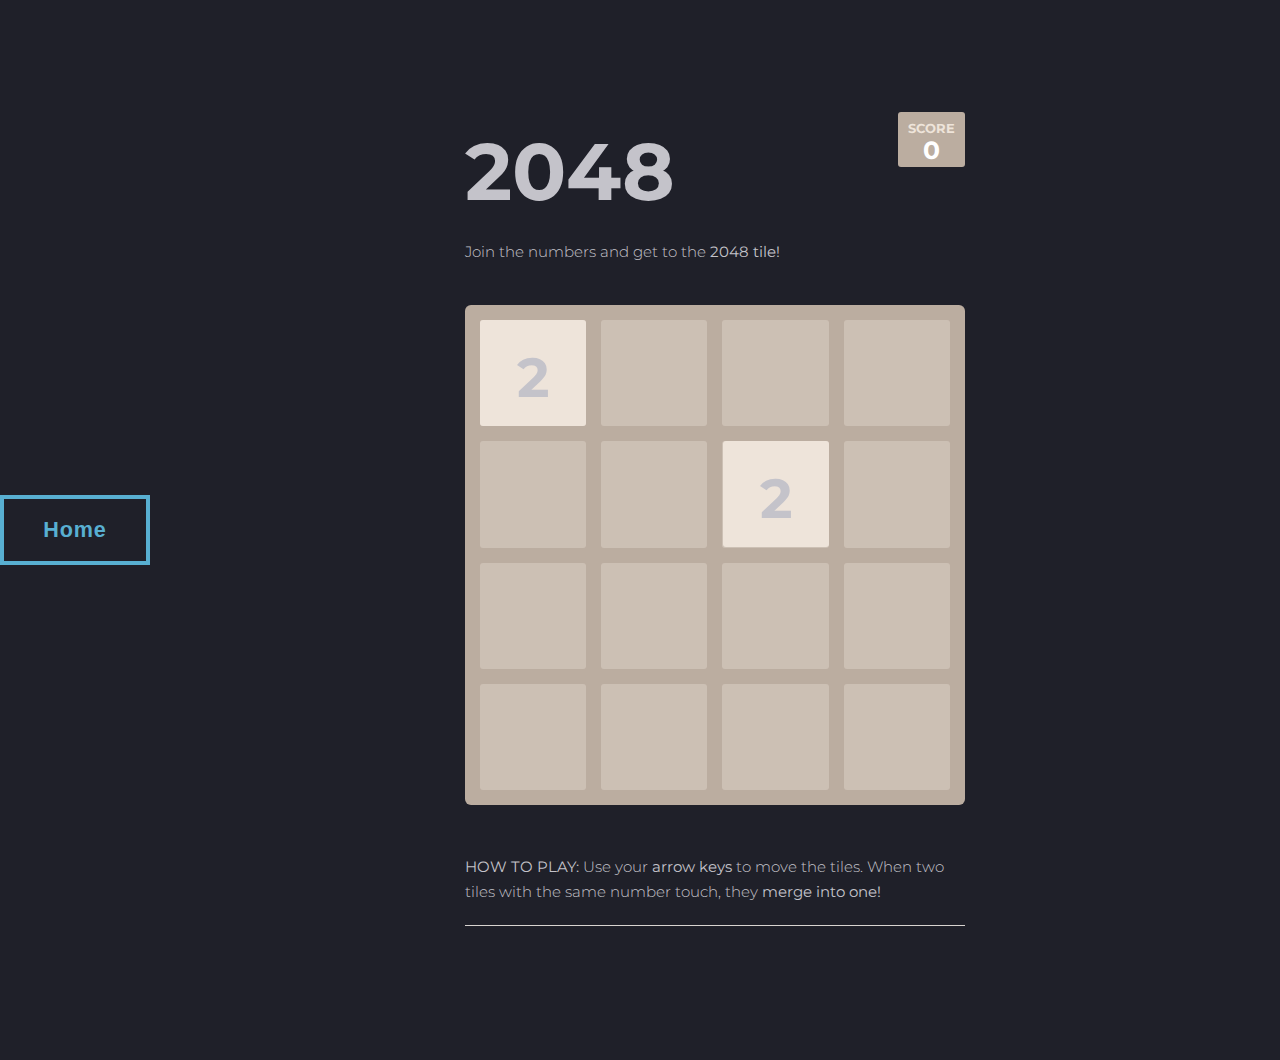
<file: games/2048/index.html>
<html>
<html lang="en"><head><meta http-equiv="Content-Type" content="text/html; charset=UTF-8">

  
  <title>2048 game</title>
  
  
  
      <link rel="stylesheet" href="./index_files/style.css">
	  


  
</head>

 <style id="compiled-css" type="text/css">
      .draw-border {
        box-shadow: inset 0 0 0 4px #58afd1;
        color: #58afd1;
        transition: color 0.25s 0.08333s;
        position: relative;
      }

      .draw-border::before,
      .draw-border::after {
        border: 0 solid transparent;
        box-sizing: border-box;
        content: '';
        pointer-events: none;
        position: absolute;
        width: 0;
        height: 0;
        bottom: 0;
        right: 0;
      }

      .draw-border::before {
        border-bottom-width: 4px;
        border-left-width: 4px;
      }

      .draw-border::after {
        border-top-width: 4px;
        border-right-width: 4px;
      }

      .draw-border:hover {
        color: #ffe593;
      }

      .draw-border:hover::before,
      .draw-border:hover::after {
        border-color: #ffe593;
        transition: border-color 0s, width 0.25s, height 0.25s;
        width: 100%;
        height: 100%;
      }

      .draw-border:hover::before {
        transition-delay: 0s, 0s, 0.25s;
      }

      .draw-border:hover::after {
        transition-delay: 0s, 0.25s, 0s;
      }

      .btn {
        background: none;
        border: none;
        cursor: pointer;
        line-height: 1.5;
        font: 700 1.2rem 'Roboto Slab', sans-serif;
        padding: 1em 2em;
        letter-spacing: 0.05rem;
      }

      .btn:focus {
        outline: 2px dotted #55d7dc;
      }

      body {
        background: #1f1a25;
        display: flex;
        align-items: center;
        justify-content: center;
        min-height: 100vh;
      }

    </style>



  </head>

  <body>
    <button onclick="location.href='../../index.html'" class="btn draw-border">Home
    </button>

<style>
@import url('https://fonts.googleapis.com/css?family=Montserrat:100,100i,200,200i,300,300i,400,400i,500,500i,600,600i,700,700i,800,800i,900,900i');
@import url('https://fonts.googleapis.com/css?family=Poppins:400,500,600,700,800,900');

body{
	font-family: 'Montserrat', sans-serif;
	font-weight: 300;
	font-size: 15px;
	line-height: 1.7;
	color: #c4c3ca;
	background-color: #1f2029;
  background-image: url('https://s3-us-west-2.amazonaws.com/s.cdpn.io/1462889/pat-back.svg');
  background-position: center;
  background-repeat: repeat;
  background-size: 4%;
	overflow-x: hidden;
	-webkit-transition: all 300ms linear;
	transition: all 300ms linear;
}
a {
	cursor: pointer;
}
a:hover {
	text-decoration: none;
}

/* #Cursor
================================================== */

.cursor,
.cursor2,
.cursor3{
	position: fixed;
	border-radius: 50%;	
	transform: translateX(-50%) translateY(-50%);
	pointer-events: none;
	left: -100px;
	top: 50%;
	mix-blend-mode: difference;
	-webkit-transition: all 300ms linear;
	transition: all 300ms linear;
}
.cursor{
	background-color: #fff;
	height: 0;
	width: 0;
	z-index: 99999;
}
.cursor2,.cursor3{
	height: 36px;
	width: 36px;
	z-index:99998;
	-webkit-transition:all 0.3s ease-out;
	transition:all 0.3s ease-out
}
.cursor2.hover,
.cursor3.hover{
	-webkit-transform:scale(2) translateX(-25%) translateY(-25%);
	transform:scale(2) translateX(-25%) translateY(-25%);
	border:none
}
.cursor2{
	border: 2px solid #fff;
	box-shadow: 0 0 22px rgba(255, 255, 255, 0.6);
}
.cursor2.hover{
	background: rgba(255,255,255,1);
	box-shadow: 0 0 12px rgba(255, 255, 255, 0.2);
}

@media screen and (max-width: 1200px){
	.cursor,.cursor2,.cursor3{
		display: none
	}
}
</style>

  <div class="container">
  <div class="heading">
    <h1 class="title">2048</h1>
    <div class="score-container">84<div class="score-addition">+12</div></div>
  </div>
  <p class="game-intro">Join the numbers and get to the <strong>2048 tile!</strong></p>

  <div class="game-container">
    <div class="game-message">
      <p></p>
      <div class="lower">
        <a class="retry-button">Try again</a>
      </div>
    </div>

    <div class="grid-container">
      <div class="grid-row">
        <div class="grid-cell"></div>
        <div class="grid-cell"></div>
        <div class="grid-cell"></div>
        <div class="grid-cell"></div>
      </div>
      <div class="grid-row">
        <div class="grid-cell"></div>
        <div class="grid-cell"></div>
        <div class="grid-cell"></div>
        <div class="grid-cell"></div>
      </div>
      <div class="grid-row">
        <div class="grid-cell"></div>
        <div class="grid-cell"></div>
        <div class="grid-cell"></div>
        <div class="grid-cell"></div>
      </div>
      <div class="grid-row">
        <div class="grid-cell"></div>
        <div class="grid-cell"></div>
        <div class="grid-cell"></div>
        <div class="grid-cell"></div>
      </div>
    </div>

    <div class="tile-container"><div class="tile tile-4 tile-position-1-1 tile-new">4</div><div class="tile tile-2 tile-position-1-2">2</div><div class="tile tile-4 tile-position-1-3">4</div><div class="tile tile-4 tile-position-1-3">4</div><div class="tile tile-8 tile-position-1-3 tile-merged">8</div><div class="tile tile-16 tile-position-1-4">16</div><div class="tile tile-2 tile-position-2-3">2</div><div class="tile tile-2 tile-position-2-3">2</div><div class="tile tile-4 tile-position-2-3 tile-merged">4</div><div class="tile tile-8 tile-position-2-4">8</div></div>
  </div>

  <p class="game-explanation">
    <strong class="important">How to play:</strong> Use your <strong>arrow keys</strong> to move the tiles. When two tiles with the same number touch, they <strong>merge into one!</strong>
  </p>
  <hr>
  
</div>
  <script src="./index_files/hammer.min.js.download"></script>

  

    <script src="./index_files/index.js.download"></script>





</div>	
	
	<div class='cursor' id="cursor"></div>
	<div class='cursor2' id="cursor2"></div>
	<div class='cursor3' id="cursor3"></div>

<!-- Link to page
================================================== -->

     
  <script src='https://cdnjs.cloudflare.com/ajax/libs/jquery/3.3.1/jquery.min.js'></script>

  

    <script  src="js/index.js"></script>





</html>
</file>
<file: games/2048/index_files/style.css>
html, body {
  margin: 0;
  padding: 0;
  font-family: "Clear Sans", "Helvetica Neue", Arial, sans-serif;
  font-size: 18px;
}

body {
  margin: 80px 0;
}

.heading:after {
  content: "";
  display: block;
  clear: both;
}

h1.title {
  font-size: 80px;
  font-weight: bold;
  margin: 0;
  display: block;
  float: left;
}

@-webkit-keyframes $animation-name {
  0% {
    top: 25px;
    opacity: 1;
  }
  100% {
    top: -50px;
    opacity: 0;
  }
}
@-moz-keyframes $animation-name {
  0% {
    top: 25px;
    opacity: 1;
  }
  100% {
    top: -50px;
    opacity: 0;
  }
}
@keyframes $animation-name {
  0% {
    top: 25px;
    opacity: 1;
  }
  100% {
    top: -50px;
    opacity: 0;
  }
}
.score-container {
  position: relative;
  float: right;
  background: #bbada0;
  padding: 15px 25px;
  font-size: 25px;
  height: 25px;
  line-height: 47px;
  font-weight: bold;
  border-radius: 3px;
  color: white;
  margin-top: 8px;
}
.score-container:after {
  position: absolute;
  width: 100%;
  top: 10px;
  left: 0;
  content: "Score";
  text-transform: uppercase;
  font-size: 13px;
  line-height: 13px;
  text-align: center;
  color: #eee4da;
}
.score-container .score-addition {
  position: absolute;
  right: 30px;
  color: red;
  font-size: 25px;
  line-height: 25px;
  font-weight: bold;
  color: rgba(119, 110, 101, 0.9);
  z-index: 100;
  -webkit-animation: move-up 600ms ease-in;
  -moz-animation: move-up 600ms ease-in;
  -webkit-animation-fill-mode: both;
  -moz-animation-fill-mode: both;
}

p {
  margin-top: 0;
  margin-bottom: 10px;
  line-height: 1.65;
}

a {
  color: #776E65;
  font-weight: bold;
  text-decoration: underline;
  cursor: pointer;
}

strong.important {
  text-transform: uppercase;
}

hr {
  border: none;
  border-bottom: 1px solid #d8d4d0;
  margin-top: 20px;
  margin-bottom: 30px;
}

.container {
  width: 500px;
  margin: 0 auto;
}

@-webkit-keyframes $animation-name {
  0% {
    opacity: 0;
  }
  100% {
    opacity: 1;
  }
}
@-moz-keyframes $animation-name {
  0% {
    opacity: 0;
  }
  100% {
    opacity: 1;
  }
}
@keyframes $animation-name {
  0% {
    opacity: 0;
  }
  100% {
    opacity: 1;
  }
}
.game-container {
  margin-top: 40px;
  position: relative;
  padding: 15px;
  cursor: default;
  -webkit-touch-callout: none;
  -webkit-user-select: none;
  -moz-user-select: none;
  background: #bbada0;
  border-radius: 6px;
  width: 500px;
  height: 500px;
  -webkit-box-sizing: border-box;
  -moz-box-sizing: border-box;
  box-sizing: border-box;
}
.game-container .game-message {
  display: none;
  position: absolute;
  top: 0;
  right: 0;
  bottom: 0;
  left: 0;
  background: rgba(238, 228, 218, 0.5);
  z-index: 100;
  text-align: center;
  -webkit-animation: fade-in 800ms ease 1200ms;
  -moz-animation: fade-in 800ms ease 1200ms;
  -webkit-animation-fill-mode: both;
  -moz-animation-fill-mode: both;
}
.game-container .game-message p {
  font-size: 60px;
  font-weight: bold;
  height: 60px;
  line-height: 60px;
  margin-top: 222px;
}
.game-container .game-message .lower {
  display: block;
  margin-top: 59px;
}
.game-container .game-message a {
  display: inline-block;
  background: #8f7a66;
  border-radius: 3px;
  padding: 0 20px;
  text-decoration: none;
  color: #f9f6f2;
  height: 40px;
  line-height: 42px;
  margin-left: 9px;
}
.game-container .game-message.game-won {
  background: rgba(237, 194, 46, 0.5);
  color: #f9f6f2;
}
.game-container .game-message.game-won, .game-container .game-message.game-over {
  display: block;
}

.grid-container {
  position: absolute;
  z-index: 1;
}

.grid-row {
  margin-bottom: 15px;
}
.grid-row:last-child {
  margin-bottom: 0;
}
.grid-row:after {
  content: "";
  display: block;
  clear: both;
}

.grid-cell {
  width: 106.25px;
  height: 106.25px;
  margin-right: 15px;
  float: left;
  border-radius: 3px;
  background: rgba(238, 228, 218, 0.35);
}
.grid-cell:last-child {
  margin-right: 0;
}

.tile-container {
  position: absolute;
  z-index: 2;
}

.tile {
  width: 106.25px;
  height: 106.25px;
  line-height: 116.25px;
}
.tile.tile-position-1-1 {
  position: absolute;
  left: 0px;
  top: 0px;
}
.tile.tile-position-1-2 {
  position: absolute;
  left: 0px;
  top: 121px;
}
.tile.tile-position-1-3 {
  position: absolute;
  left: 0px;
  top: 243px;
}
.tile.tile-position-1-4 {
  position: absolute;
  left: 0px;
  top: 364px;
}
.tile.tile-position-2-1 {
  position: absolute;
  left: 121px;
  top: 0px;
}
.tile.tile-position-2-2 {
  position: absolute;
  left: 121px;
  top: 121px;
}
.tile.tile-position-2-3 {
  position: absolute;
  left: 121px;
  top: 243px;
}
.tile.tile-position-2-4 {
  position: absolute;
  left: 121px;
  top: 364px;
}
.tile.tile-position-3-1 {
  position: absolute;
  left: 243px;
  top: 0px;
}
.tile.tile-position-3-2 {
  position: absolute;
  left: 243px;
  top: 121px;
}
.tile.tile-position-3-3 {
  position: absolute;
  left: 243px;
  top: 243px;
}
.tile.tile-position-3-4 {
  position: absolute;
  left: 243px;
  top: 364px;
}
.tile.tile-position-4-1 {
  position: absolute;
  left: 364px;
  top: 0px;
}
.tile.tile-position-4-2 {
  position: absolute;
  left: 364px;
  top: 121px;
}
.tile.tile-position-4-3 {
  position: absolute;
  left: 364px;
  top: 243px;
}
.tile.tile-position-4-4 {
  position: absolute;
  left: 364px;
  top: 364px;
}

.tile {
  border-radius: 3px;
  background: #eee4da;
  text-align: center;
  font-weight: bold;
  z-index: 10;
  font-size: 55px;
  -webkit-transition: 100ms ease-in-out;
  -moz-transition: 100ms ease-in-out;
  -webkit-transition-property: top, left;
  -moz-transition-property: top, left;
}
.tile.tile-2 {
  background: #eee4da;
  box-shadow: 0 0 30px 10px rgba(243, 215, 116, 0), inset 0 0 0 1px rgba(255, 255, 255, 0);
}
.tile.tile-4 {
  background: #eee1c9;
  box-shadow: 0 0 30px 10px rgba(243, 215, 116, 0), inset 0 0 0 1px rgba(255, 255, 255, 0);
}
.tile.tile-8 {
  color: #f9f6f2;
  background: #f3b27a;
}
.tile.tile-16 {
  color: #f9f6f2;
  background: #f69664;
}
.tile.tile-32 {
  color: #f9f6f2;
  background: #f77c5f;
}
.tile.tile-64 {
  color: #f9f6f2;
  background: #f75f3b;
}
.tile.tile-128 {
  color: #f9f6f2;
  background: #edd073;
  box-shadow: 0 0 30px 10px rgba(243, 215, 116, 0.2380952381), inset 0 0 0 1px rgba(255, 255, 255, 0.1428571429);
  font-size: 45px;
}
@media screen and (max-width: 480px) {
  .tile.tile-128 {
    font-size: 25px;
  }
}
.tile.tile-256 {
  color: #f9f6f2;
  background: #edcc62;
  box-shadow: 0 0 30px 10px rgba(243, 215, 116, 0.3174603175), inset 0 0 0 1px rgba(255, 255, 255, 0.1904761905);
  font-size: 45px;
}
@media screen and (max-width: 480px) {
  .tile.tile-256 {
    font-size: 25px;
  }
}
.tile.tile-512 {
  color: #f9f6f2;
  background: #edc950;
  box-shadow: 0 0 30px 10px rgba(243, 215, 116, 0.3968253968), inset 0 0 0 1px rgba(255, 255, 255, 0.2380952381);
  font-size: 45px;
}
@media screen and (max-width: 480px) {
  .tile.tile-512 {
    font-size: 25px;
  }
}
.tile.tile-1024 {
  color: #f9f6f2;
  background: #edc53f;
  box-shadow: 0 0 30px 10px rgba(243, 215, 116, 0.4761904762), inset 0 0 0 1px rgba(255, 255, 255, 0.2857142857);
  font-size: 35px;
}
@media screen and (max-width: 480px) {
  .tile.tile-1024 {
    font-size: 15px;
  }
}
.tile.tile-2048 {
  color: #f9f6f2;
  background: #edc22e;
  box-shadow: 0 0 30px 10px rgba(243, 215, 116, 0.5555555556), inset 0 0 0 1px rgba(255, 255, 255, 0.3333333333);
  font-size: 35px;
}
@media screen and (max-width: 480px) {
  .tile.tile-2048 {
    font-size: 15px;
  }
}

@-webkit-keyframes $animation-name {
  0% {
    opacity: 0;
    -webkit-transform: scale(0);
    -moz-transform: scale(0);
  }
  100% {
    opacity: 1;
    -webkit-transform: scale(1);
    -moz-transform: scale(1);
  }
}
@-moz-keyframes $animation-name {
  0% {
    opacity: 0;
    -webkit-transform: scale(0);
    -moz-transform: scale(0);
  }
  100% {
    opacity: 1;
    -webkit-transform: scale(1);
    -moz-transform: scale(1);
  }
}
@keyframes $animation-name {
  0% {
    opacity: 0;
    -webkit-transform: scale(0);
    -moz-transform: scale(0);
  }
  100% {
    opacity: 1;
    -webkit-transform: scale(1);
    -moz-transform: scale(1);
  }
}
.tile-new {
  -webkit-animation: appear 200ms ease 100ms;
  -moz-animation: appear 200ms ease 100ms;
  -webkit-animation-fill-mode: both;
  -moz-animation-fill-mode: both;
}

@-webkit-keyframes $animation-name {
  0% {
    -webkit-transform: scale(0);
    -moz-transform: scale(0);
  }
  50% {
    -webkit-transform: scale(1.2);
    -moz-transform: scale(1.2);
  }
  100% {
    -webkit-transform: scale(1);
    -moz-transform: scale(1);
  }
}
@-moz-keyframes $animation-name {
  0% {
    -webkit-transform: scale(0);
    -moz-transform: scale(0);
  }
  50% {
    -webkit-transform: scale(1.2);
    -moz-transform: scale(1.2);
  }
  100% {
    -webkit-transform: scale(1);
    -moz-transform: scale(1);
  }
}
@keyframes $animation-name {
  0% {
    -webkit-transform: scale(0);
    -moz-transform: scale(0);
  }
  50% {
    -webkit-transform: scale(1.2);
    -moz-transform: scale(1.2);
  }
  100% {
    -webkit-transform: scale(1);
    -moz-transform: scale(1);
  }
}
.tile-merged {
  z-index: 20;
  -webkit-animation: pop 200ms ease 100ms;
  -moz-animation: pop 200ms ease 100ms;
  -webkit-animation-fill-mode: both;
  -moz-animation-fill-mode: both;
}

.game-intro {
  margin-bottom: 0;
}

.game-explanation {
  margin-top: 50px;
}

@media screen and (max-width: 480px) {
  html, body {
    font-size: 15px;
  }

  body {
    margin: 20px 0;
    padding: 0 20px;
  }

  h1.title {
    font-size: 50px;
  }

  .container {
    width: 280px;
    margin: 0 auto;
  }

  .score-container {
    margin-top: 0;
  }

  .heading {
    margin-bottom: 10px;
  }

  .game-container {
    margin-top: 40px;
    position: relative;
    padding: 15px;
    cursor: default;
    -webkit-touch-callout: none;
    -webkit-user-select: none;
    -moz-user-select: none;
    background: #bbada0;
    border-radius: 6px;
    width: 500px;
    height: 500px;
    -webkit-box-sizing: border-box;
    -moz-box-sizing: border-box;
    box-sizing: border-box;
  }
  .game-container .game-message {
    display: none;
    position: absolute;
    top: 0;
    right: 0;
    bottom: 0;
    left: 0;
    background: rgba(238, 228, 218, 0.5);
    z-index: 100;
    text-align: center;
    -webkit-animation: fade-in 800ms ease 1200ms;
    -moz-animation: fade-in 800ms ease 1200ms;
    -webkit-animation-fill-mode: both;
    -moz-animation-fill-mode: both;
  }
  .game-container .game-message p {
    font-size: 60px;
    font-weight: bold;
    height: 60px;
    line-height: 60px;
    margin-top: 222px;
  }
  .game-container .game-message .lower {
    display: block;
    margin-top: 59px;
  }
  .game-container .game-message a {
    display: inline-block;
    background: #8f7a66;
    border-radius: 3px;
    padding: 0 20px;
    text-decoration: none;
    color: #f9f6f2;
    height: 40px;
    line-height: 42px;
    margin-left: 9px;
  }
  .game-container .game-message.game-won {
    background: rgba(237, 194, 46, 0.5);
    color: #f9f6f2;
  }
  .game-container .game-message.game-won, .game-container .game-message.game-over {
    display: block;
  }

  .grid-container {
    position: absolute;
    z-index: 1;
  }

  .grid-row {
    margin-bottom: 15px;
  }
  .grid-row:last-child {
    margin-bottom: 0;
  }
  .grid-row:after {
    content: "";
    display: block;
    clear: both;
  }

  .grid-cell {
    width: 106.25px;
    height: 106.25px;
    margin-right: 15px;
    float: left;
    border-radius: 3px;
    background: rgba(238, 228, 218, 0.35);
  }
  .grid-cell:last-child {
    margin-right: 0;
  }

  .tile-container {
    position: absolute;
    z-index: 2;
  }

  .tile {
    width: 106.25px;
    height: 106.25px;
    line-height: 116.25px;
  }
  .tile.tile-position-1-1 {
    position: absolute;
    left: 0px;
    top: 0px;
  }
  .tile.tile-position-1-2 {
    position: absolute;
    left: 0px;
    top: 121px;
  }
  .tile.tile-position-1-3 {
    position: absolute;
    left: 0px;
    top: 243px;
  }
  .tile.tile-position-1-4 {
    position: absolute;
    left: 0px;
    top: 364px;
  }
  .tile.tile-position-2-1 {
    position: absolute;
    left: 121px;
    top: 0px;
  }
  .tile.tile-position-2-2 {
    position: absolute;
    left: 121px;
    top: 121px;
  }
  .tile.tile-position-2-3 {
    position: absolute;
    left: 121px;
    top: 243px;
  }
  .tile.tile-position-2-4 {
    position: absolute;
    left: 121px;
    top: 364px;
  }
  .tile.tile-position-3-1 {
    position: absolute;
    left: 243px;
    top: 0px;
  }
  .tile.tile-position-3-2 {
    position: absolute;
    left: 243px;
    top: 121px;
  }
  .tile.tile-position-3-3 {
    position: absolute;
    left: 243px;
    top: 243px;
  }
  .tile.tile-position-3-4 {
    position: absolute;
    left: 243px;
    top: 364px;
  }
  .tile.tile-position-4-1 {
    position: absolute;
    left: 364px;
    top: 0px;
  }
  .tile.tile-position-4-2 {
    position: absolute;
    left: 364px;
    top: 121px;
  }
  .tile.tile-position-4-3 {
    position: absolute;
    left: 364px;
    top: 243px;
  }
  .tile.tile-position-4-4 {
    position: absolute;
    left: 364px;
    top: 364px;
  }

  .game-container {
    margin-top: 20px;
  }

  .tile {
    font-size: 35px;
  }

  .game-message p {
    font-size: 30px !important;
    height: 30px !important;
    line-height: 30px !important;
    margin-top: 90px !important;
  }
  .game-message .lower {
    margin-top: 30px !important;
  }
}
</file>
